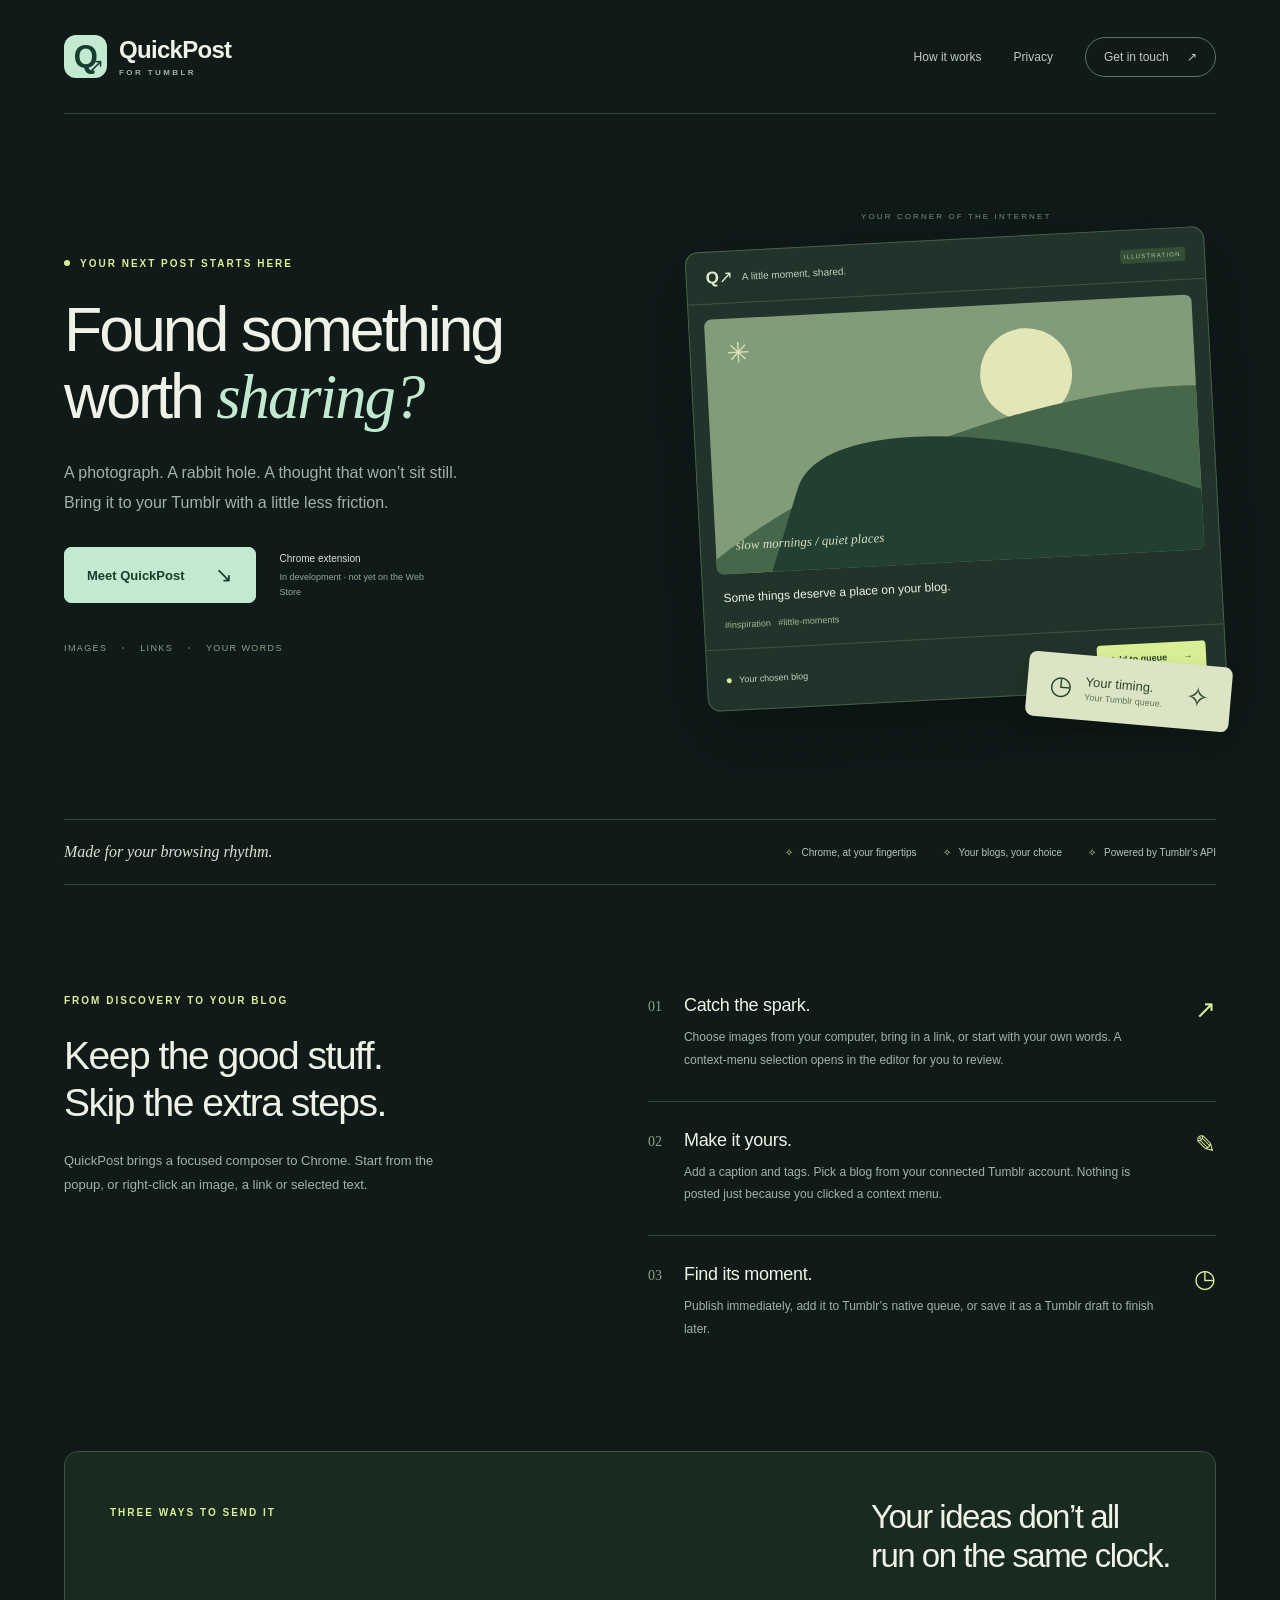
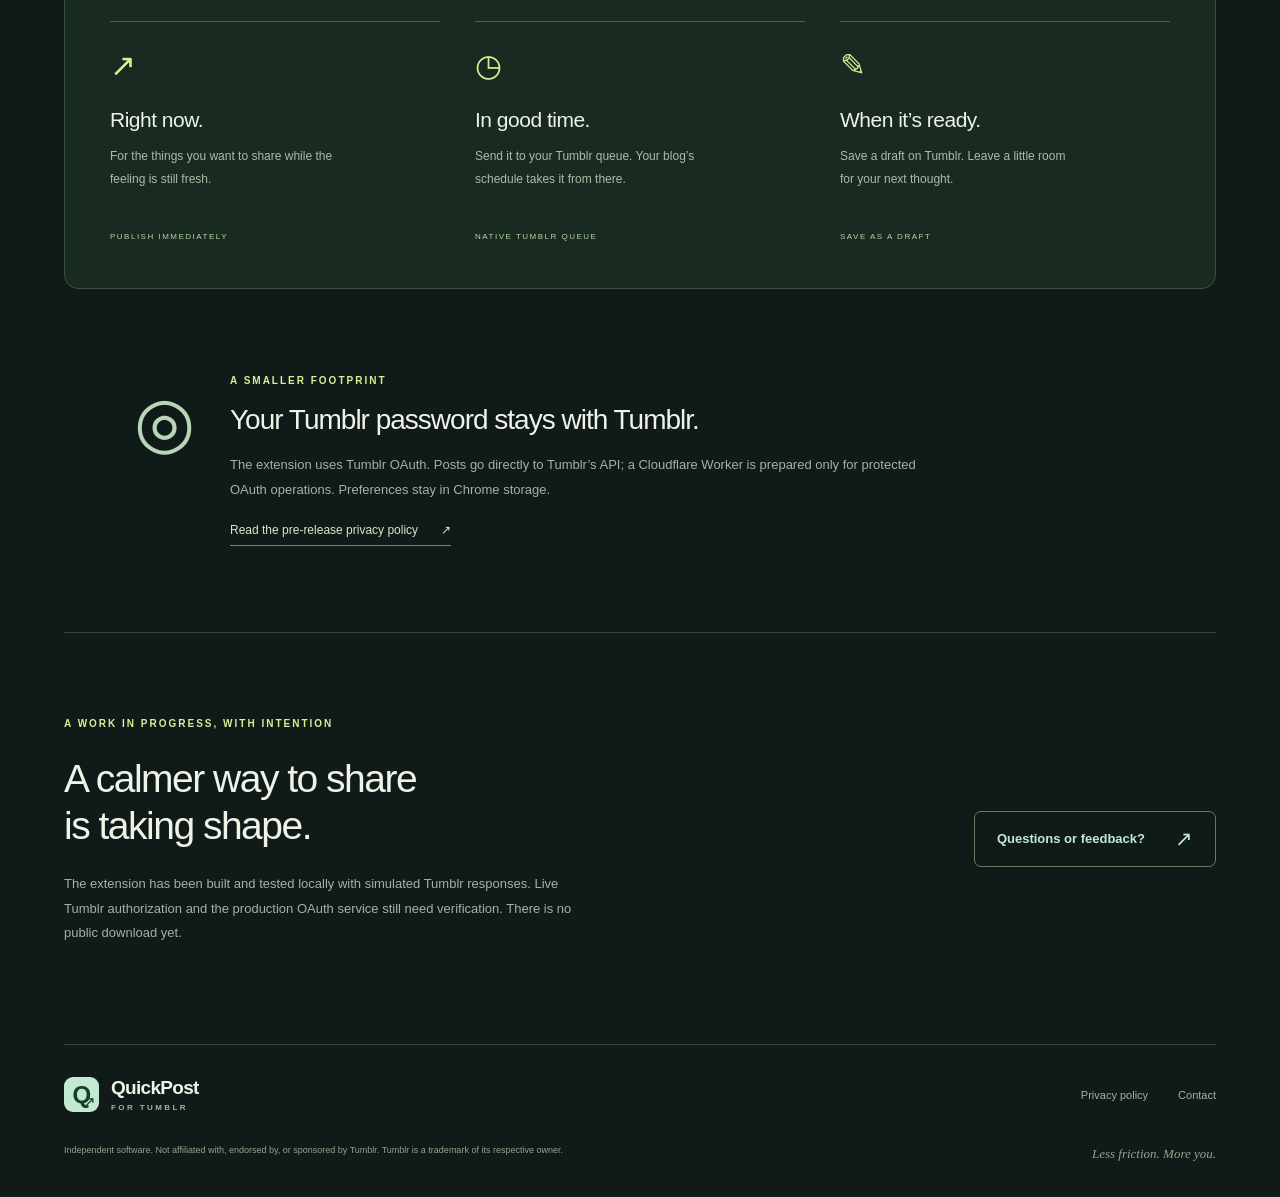
<file: index.html>
<!doctype html>
<html lang="en">
  <head>
    <meta charset="utf-8" />
    <meta name="viewport" content="width=device-width, initial-scale=1" />
    <meta
      name="description"
      content="QuickPost for Tumblr is an independent Chrome extension for sharing images, links and text. Publish now, use your Tumblr queue, or save a draft."
    />
    <meta name="referrer" content="no-referrer" />
    <meta name="color-scheme" content="dark" />
    <title>
      QuickPost for Tumblr — A little less friction. A little more you.
    </title>
    <link rel="stylesheet" href="styles.css" />
  </head>
  <body>
    <a class="skip" href="#main">Skip to content</a>
    <div class="wrap">
      <header class="header">
        <a class="brand" href="./" aria-label="QuickPost for Tumblr home"
          ><span class="mark">Q<span>↗</span></span
          ><span>QuickPost<small>FOR TUMBLR</small></span></a
        >
        <nav aria-label="Main navigation">
          <a href="#how-it-works">How it works</a
          ><a href="privacy.html">Privacy</a
          ><a
            class="nav-contact"
            href="https://github.com/QuickPost-tumblr/quickpost-tumblr-site/issues"
            >Get in touch <span>↗</span></a
          >
        </nav>
      </header>
      <main id="main">
        <section class="hero">
          <div class="hero-copy">
            <p class="eyebrow">
              <span class="status-dot"></span> YOUR NEXT POST STARTS HERE
            </p>
            <h1>Found something<br />worth <em>sharing?</em></h1>
            <p class="intro">
              A photograph. A rabbit hole. A thought that won’t sit still. Bring
              it to your Tumblr with a little less friction.
            </p>
            <div class="hero-actions">
              <a class="button" href="#how-it-works"
                >Meet QuickPost <span>↘</span></a
              ><span class="release"
                ><i></i> Chrome extension<br /><small
                  >In development · not yet on the Web Store</small
                ></span
              >
            </div>
            <div class="hero-footnote">
              <span>IMAGES</span><b>·</b><span>LINKS</span><b>·</b
              ><span>YOUR WORDS</span>
            </div>
          </div>
          <div
            class="hero-art"
            aria-label="Illustration of the QuickPost composer"
          >
            <div class="orbit-label">YOUR CORNER OF THE INTERNET</div>
            <article class="demo-card">
              <div class="demo-header">
                <span class="mini-mark">Q↗</span
                ><span>A little moment, shared.</span
                ><span class="demo-badge">ILLUSTRATION</span>
              </div>
              <div
                class="illustration"
                role="img"
                aria-label="Abstract green hills under a pale moon"
              >
                <div class="moon"></div>
                <div class="hill hill-back"></div>
                <div class="hill hill-front"></div>
                <span class="photo-caption">slow mornings / quiet places</span
                ><span class="cross">✳</span>
              </div>
              <div class="demo-text">
                <p>Some things deserve a place on your blog.</p>
                <span>#inspiration &nbsp; #little-moments</span>
              </div>
              <div class="demo-bottom">
                <span><i class="status-dot"></i> Your chosen blog</span
                ><span class="demo-submit">Add to queue <b>→</b></span>
              </div>
            </article>
            <div class="floating-note">
              <span>◷</span>
              <div>Your timing.<small>Your Tumblr queue.</small></div>
              <span class="spark">✧</span>
            </div>
          </div>
        </section>
        <div class="principles">
          <span>Made for your browsing rhythm.</span>
          <div>
            <span>Chrome, at your fingertips</span
            ><span>Your blogs, your choice</span
            ><span>Powered by Tumblr’s API</span>
          </div>
        </div>
        <section id="how-it-works" class="workflow">
          <div class="section-intro">
            <p class="eyebrow">FROM DISCOVERY TO YOUR BLOG</p>
            <h2>Keep the good stuff.<br />Skip the extra steps.</h2>
            <p>
              QuickPost brings a focused composer to Chrome. Start from the
              popup, or right-click an image, a link or selected text.
            </p>
          </div>
          <ol class="steps">
            <li>
              <span class="step-number">01</span>
              <div>
                <h3>Catch the spark.</h3>
                <p>
                  Choose images from your computer, bring in a link, or start
                  with your own words. A context-menu selection opens in the
                  editor for you to review.
                </p>
              </div>
              <span class="step-icon">↗</span>
            </li>
            <li>
              <span class="step-number">02</span>
              <div>
                <h3>Make it yours.</h3>
                <p>
                  Add a caption and tags. Pick a blog from your connected Tumblr
                  account. Nothing is posted just because you clicked a context
                  menu.
                </p>
              </div>
              <span class="step-icon">✎</span>
            </li>
            <li>
              <span class="step-number">03</span>
              <div>
                <h3>Find its moment.</h3>
                <p>
                  Publish immediately, add it to Tumblr’s native queue, or save
                  it as a Tumblr draft to finish later.
                </p>
              </div>
              <span class="step-icon">◷</span>
            </li>
          </ol>
        </section>
        <section class="timing" aria-labelledby="timing-title">
          <div class="timing-head">
            <p class="eyebrow">THREE WAYS TO SEND IT</p>
            <h2 id="timing-title">
              Your ideas don’t all<br />run on the same clock.
            </h2>
          </div>
          <div class="modes">
            <article>
              <span class="mode-symbol">↗</span>
              <h3>Right now.</h3>
              <p>
                For the things you want to share while the feeling is still
                fresh.
              </p>
              <span class="mode-label">PUBLISH IMMEDIATELY</span>
            </article>
            <article>
              <span class="mode-symbol">◷</span>
              <h3>In good time.</h3>
              <p>
                Send it to your Tumblr queue. Your blog’s schedule takes it from
                there.
              </p>
              <span class="mode-label">NATIVE TUMBLR QUEUE</span>
            </article>
            <article>
              <span class="mode-symbol">✎</span>
              <h3>When it’s ready.</h3>
              <p>
                Save a draft on Tumblr. Leave a little room for your next
                thought.
              </p>
              <span class="mode-label">SAVE AS A DRAFT</span>
            </article>
          </div>
        </section>
        <section class="privacy-strip">
          <span class="privacy-symbol">◎</span>
          <div>
            <p class="eyebrow">A SMALLER FOOTPRINT</p>
            <h2>Your Tumblr password stays with Tumblr.</h2>
            <p>
              The extension uses Tumblr OAuth. Posts go directly to Tumblr’s
              API; a Cloudflare Worker is prepared only for protected OAuth
              operations. Preferences stay in Chrome storage.
            </p>
            <a class="text-link" href="privacy.html"
              >Read the pre-release privacy policy <span>↗</span></a
            >
          </div>
        </section>
        <section class="availability">
          <div>
            <p class="eyebrow">A WORK IN PROGRESS, WITH INTENTION</p>
            <h2>A calmer way to share<br />is taking shape.</h2>
            <p>
              The extension has been built and tested locally with simulated
              Tumblr responses. Live Tumblr authorization and the production
              OAuth service still need verification. There is no public download
              yet.
            </p>
          </div>
          <a
            class="button secondary"
            href="https://github.com/QuickPost-tumblr/quickpost-tumblr-site/issues"
            >Questions or feedback? <span>↗</span></a
          >
        </section>
      </main>
      <footer>
        <div class="footer-top">
          <a class="brand" href="./"
            ><span class="mark small">Q<span>↗</span></span
            ><span>QuickPost<small>FOR TUMBLR</small></span></a
          >
          <div>
            <a href="privacy.html">Privacy policy</a
            ><a
              href="https://github.com/QuickPost-tumblr/quickpost-tumblr-site/issues"
              >Contact</a
            >
          </div>
        </div>
        <div class="footer-bottom">
          <p>
            Independent software. Not affiliated with, endorsed by, or sponsored
            by Tumblr. Tumblr is a trademark of its respective owner.
          </p>
          <span>Less friction. More you.</span>
        </div>
      </footer>
    </div>
  </body>
</html>
</file>
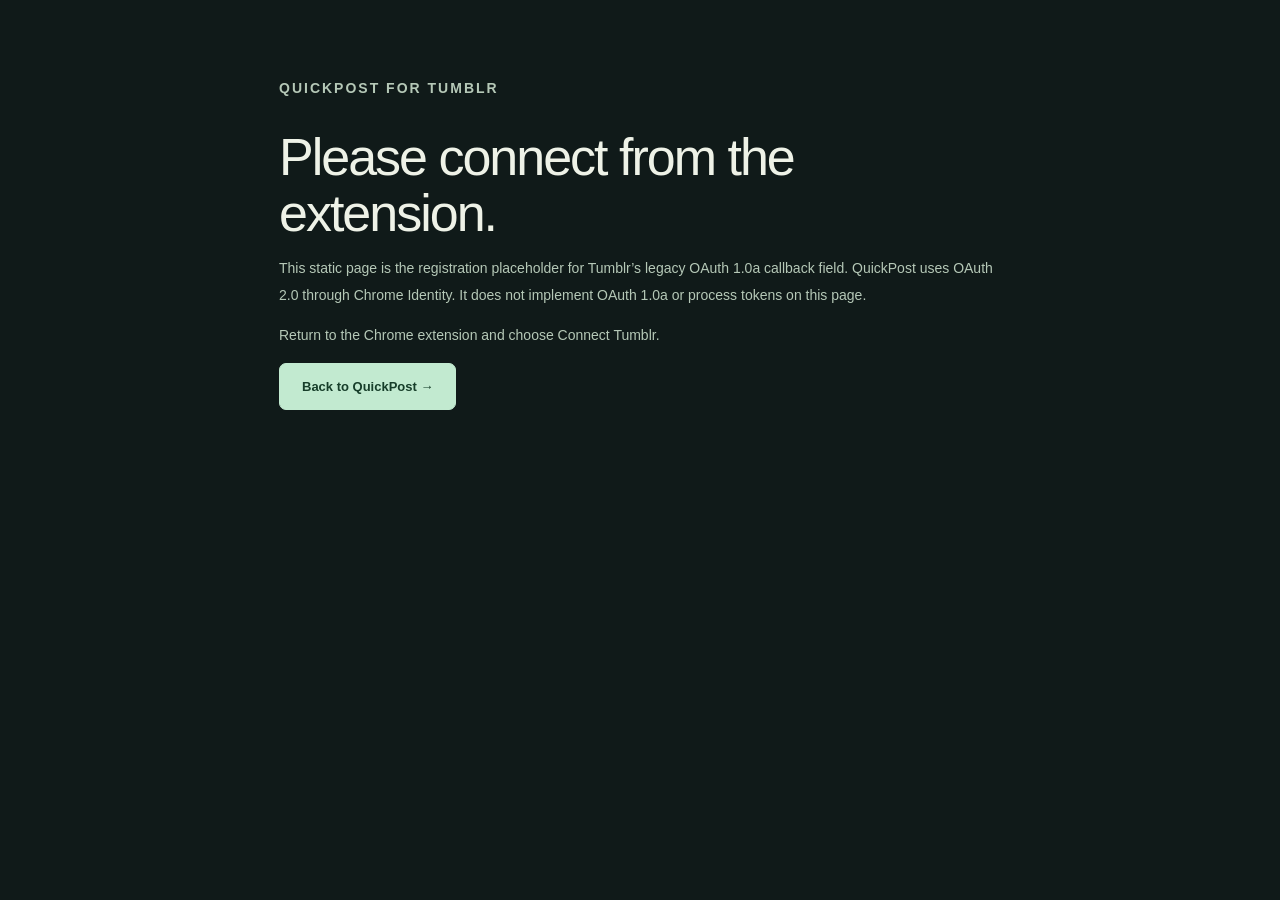
<file: oauth1-callback.html>
<!doctype html>
<html lang="en">
  <head>
    <meta charset="utf-8" />
    <meta name="viewport" content="width=device-width, initial-scale=1" />
    <meta name="referrer" content="no-referrer" />
    <meta name="color-scheme" content="dark" />
    <meta name="robots" content="noindex" />
    <title>OAuth callback — QuickPost for Tumblr</title>
    <link rel="stylesheet" href="styles.css" />
  </head>
  <body>
    <main class="wrap policy">
      <p class="eyebrow">QUICKPOST FOR TUMBLR</p>
      <h1>Please connect from the extension.</h1>
      <p>
        This static page is the registration placeholder for Tumblr’s legacy
        OAuth 1.0a callback field. QuickPost uses OAuth 2.0 through Chrome
        Identity. It does not implement OAuth 1.0a or process tokens on this
        page.
      </p>
      <p>Return to the Chrome extension and choose Connect Tumblr.</p>
      <a class="button" href="./">Back to QuickPost →</a>
    </main>
  </body>
</html>
</file>
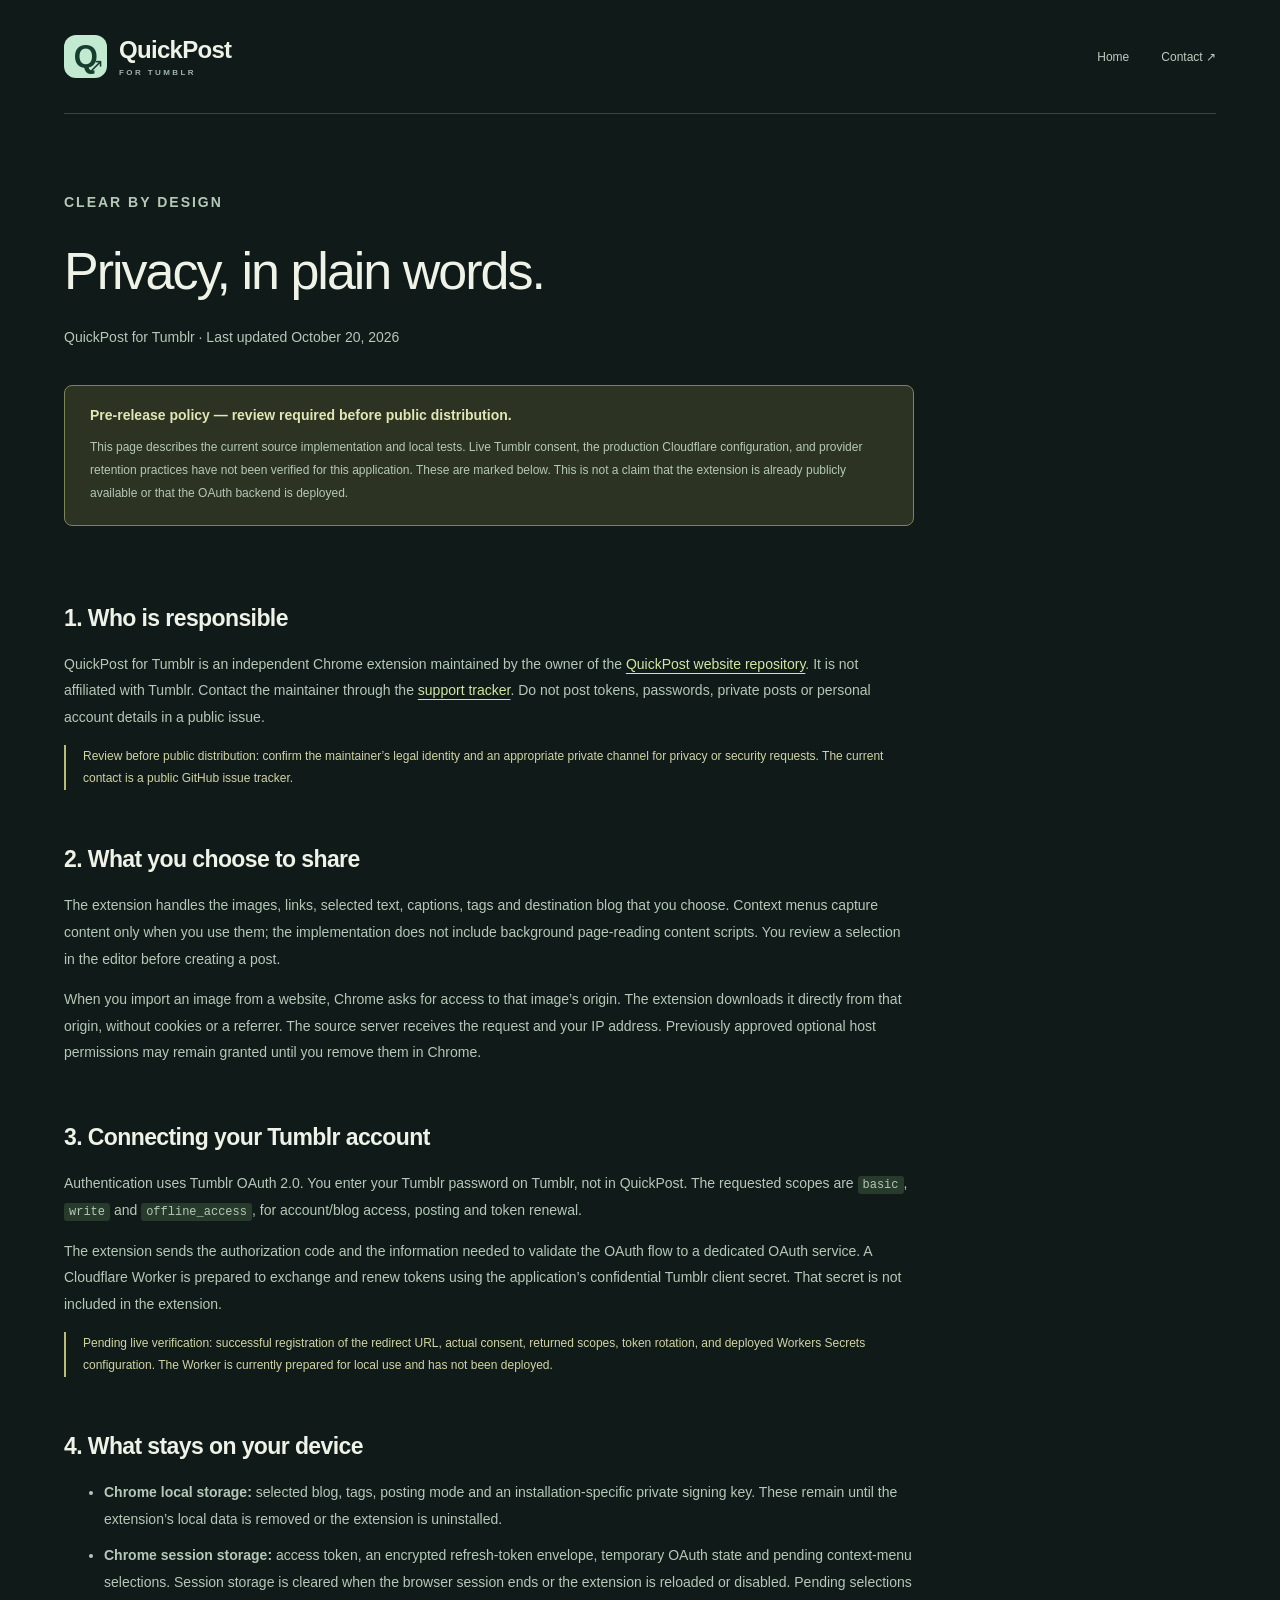
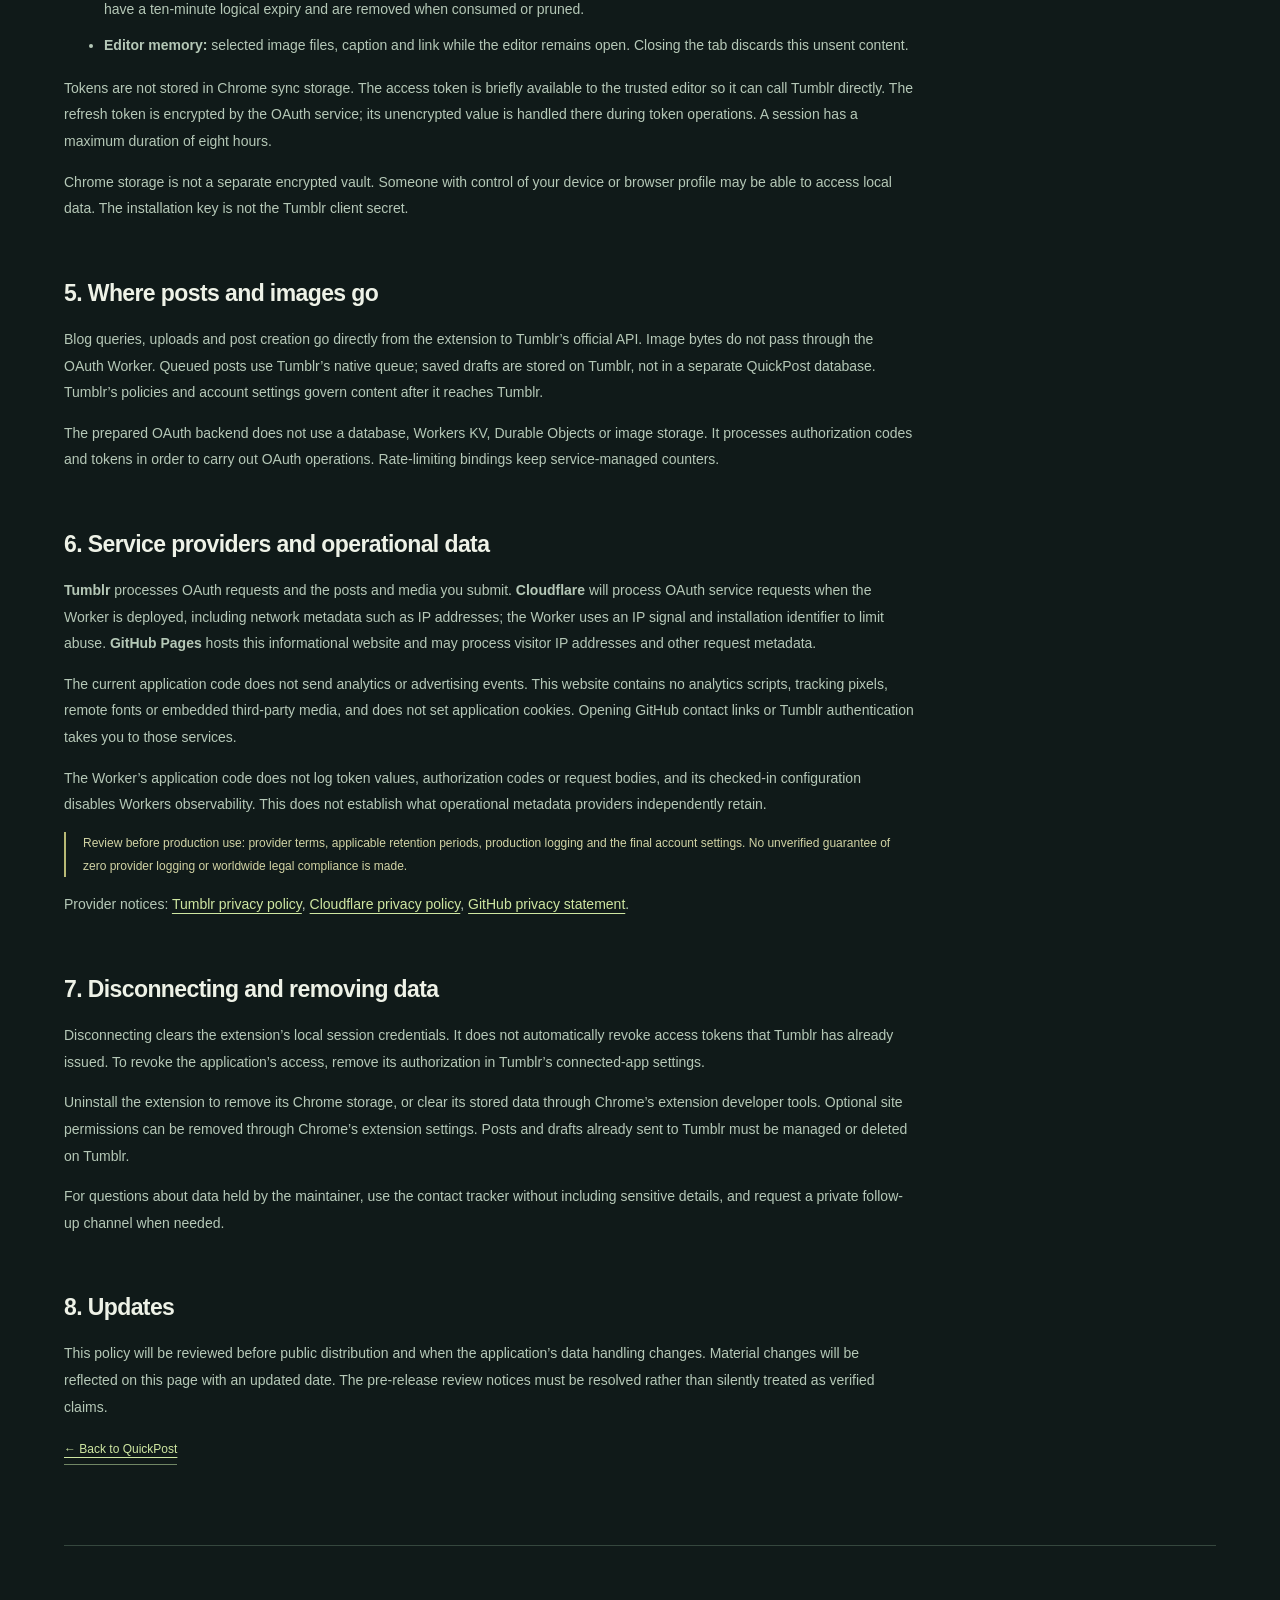
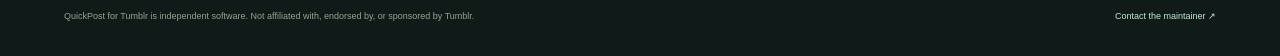
<file: privacy.html>
<!doctype html>
<html lang="en">
  <head>
    <meta charset="utf-8" />
    <meta name="viewport" content="width=device-width, initial-scale=1" />
    <meta name="referrer" content="no-referrer" />
    <meta name="color-scheme" content="dark" />
    <meta
      name="description"
      content="Pre-release privacy policy for QuickPost for Tumblr: OAuth, local storage, direct uploads and third-party services."
    />
    <title>Privacy policy — QuickPost for Tumblr</title>
    <link rel="stylesheet" href="styles.css" />
  </head>
  <body>
    <a class="skip" href="#main">Skip to content</a>
    <div class="wrap">
      <header class="header">
        <a class="brand" href="./"
          ><span class="mark">Q<span>↗</span></span
          ><span>QuickPost<small>FOR TUMBLR</small></span></a
        >
        <nav aria-label="Main navigation">
          <a href="./">Home</a
          ><a
            href="https://github.com/QuickPost-tumblr/quickpost-tumblr-site/issues"
            >Contact ↗</a
          >
        </nav>
      </header>
      <main id="main" class="policy">
        <p class="eyebrow">CLEAR BY DESIGN</p>
        <h1>Privacy, in plain words.</h1>
        <p class="policy-date">
          QuickPost for Tumblr · Last updated October 20, 2026
        </p>
        <aside class="review-notice">
          <strong
            >Pre-release policy — review required before public
            distribution.</strong
          >
          <p>
            This page describes the current source implementation and local
            tests. Live Tumblr consent, the production Cloudflare configuration,
            and provider retention practices have not been verified for this
            application. These are marked below. This is not a claim that the
            extension is already publicly available or that the OAuth backend is
            deployed.
          </p>
        </aside>
        <section>
          <h2>1. Who is responsible</h2>
          <p>
            QuickPost for Tumblr is an independent Chrome extension maintained
            by the owner of the
            <a href="https://github.com/QuickPost-tumblr/quickpost-tumblr-site"
              >QuickPost website repository</a
            >. It is not affiliated with Tumblr. Contact the maintainer through
            the
            <a
              href="https://github.com/QuickPost-tumblr/quickpost-tumblr-site/issues"
              >support tracker</a
            >. Do not post tokens, passwords, private posts or personal account
            details in a public issue.
          </p>
          <p class="review-item">
            Review before public distribution: confirm the maintainer’s legal
            identity and an appropriate private channel for privacy or security
            requests. The current contact is a public GitHub issue tracker.
          </p>
        </section>
        <section>
          <h2>2. What you choose to share</h2>
          <p>
            The extension handles the images, links, selected text, captions,
            tags and destination blog that you choose. Context menus capture
            content only when you use them; the implementation does not include
            background page-reading content scripts. You review a selection in
            the editor before creating a post.
          </p>
          <p>
            When you import an image from a website, Chrome asks for access to
            that image’s origin. The extension downloads it directly from that
            origin, without cookies or a referrer. The source server receives
            the request and your IP address. Previously approved optional host
            permissions may remain granted until you remove them in Chrome.
          </p>
        </section>
        <section>
          <h2>3. Connecting your Tumblr account</h2>
          <p>
            Authentication uses Tumblr OAuth 2.0. You enter your Tumblr password
            on Tumblr, not in QuickPost. The requested scopes are
            <code>basic</code>, <code>write</code> and
            <code>offline_access</code>, for account/blog access, posting and
            token renewal.
          </p>
          <p>
            The extension sends the authorization code and the information
            needed to validate the OAuth flow to a dedicated OAuth service. A
            Cloudflare Worker is prepared to exchange and renew tokens using the
            application’s confidential Tumblr client secret. That secret is not
            included in the extension.
          </p>
          <p class="review-item">
            Pending live verification: successful registration of the redirect
            URL, actual consent, returned scopes, token rotation, and deployed
            Workers Secrets configuration. The Worker is currently prepared for
            local use and has not been deployed.
          </p>
        </section>
        <section>
          <h2>4. What stays on your device</h2>
          <ul>
            <li>
              <strong>Chrome local storage:</strong> selected blog, tags,
              posting mode and an installation-specific private signing key.
              These remain until the extension’s local data is removed or the
              extension is uninstalled.
            </li>
            <li>
              <strong>Chrome session storage:</strong> access token, an
              encrypted refresh-token envelope, temporary OAuth state and
              pending context-menu selections. Session storage is cleared when
              the browser session ends or the extension is reloaded or disabled.
              Pending selections have a ten-minute logical expiry and are
              removed when consumed or pruned.
            </li>
            <li>
              <strong>Editor memory:</strong> selected image files, caption and
              link while the editor remains open. Closing the tab discards this
              unsent content.
            </li>
          </ul>
          <p>
            Tokens are not stored in Chrome sync storage. The access token is
            briefly available to the trusted editor so it can call Tumblr
            directly. The refresh token is encrypted by the OAuth service; its
            unencrypted value is handled there during token operations. A
            session has a maximum duration of eight hours.
          </p>
          <p>
            Chrome storage is not a separate encrypted vault. Someone with
            control of your device or browser profile may be able to access
            local data. The installation key is not the Tumblr client secret.
          </p>
        </section>
        <section>
          <h2>5. Where posts and images go</h2>
          <p>
            Blog queries, uploads and post creation go directly from the
            extension to Tumblr’s official API. Image bytes do not pass through
            the OAuth Worker. Queued posts use Tumblr’s native queue; saved
            drafts are stored on Tumblr, not in a separate QuickPost database.
            Tumblr’s policies and account settings govern content after it
            reaches Tumblr.
          </p>
          <p>
            The prepared OAuth backend does not use a database, Workers KV,
            Durable Objects or image storage. It processes authorization codes
            and tokens in order to carry out OAuth operations. Rate-limiting
            bindings keep service-managed counters.
          </p>
        </section>
        <section>
          <h2>6. Service providers and operational data</h2>
          <p>
            <strong>Tumblr</strong> processes OAuth requests and the posts and
            media you submit. <strong>Cloudflare</strong> will process OAuth
            service requests when the Worker is deployed, including network
            metadata such as IP addresses; the Worker uses an IP signal and
            installation identifier to limit abuse.
            <strong>GitHub Pages</strong> hosts this informational website and
            may process visitor IP addresses and other request metadata.
          </p>
          <p>
            The current application code does not send analytics or advertising
            events. This website contains no analytics scripts, tracking pixels,
            remote fonts or embedded third-party media, and does not set
            application cookies. Opening GitHub contact links or Tumblr
            authentication takes you to those services.
          </p>
          <p>
            The Worker’s application code does not log token values,
            authorization codes or request bodies, and its checked-in
            configuration disables Workers observability. This does not
            establish what operational metadata providers independently retain.
          </p>
          <p class="review-item">
            Review before production use: provider terms, applicable retention
            periods, production logging and the final account settings. No
            unverified guarantee of zero provider logging or worldwide legal
            compliance is made.
          </p>
          <p>
            Provider notices:
            <a href="https://www.tumblr.com/privacy">Tumblr privacy policy</a>,
            <a href="https://www.cloudflare.com/privacypolicy/"
              >Cloudflare privacy policy</a
            >,
            <a
              href="https://docs.github.com/en/site-policy/privacy-policies/github-general-privacy-statement"
              >GitHub privacy statement</a
            >.
          </p>
        </section>
        <section>
          <h2>7. Disconnecting and removing data</h2>
          <p>
            Disconnecting clears the extension’s local session credentials. It
            does not automatically revoke access tokens that Tumblr has already
            issued. To revoke the application’s access, remove its authorization
            in Tumblr’s connected-app settings.
          </p>
          <p>
            Uninstall the extension to remove its Chrome storage, or clear its
            stored data through Chrome’s extension developer tools. Optional
            site permissions can be removed through Chrome’s extension settings.
            Posts and drafts already sent to Tumblr must be managed or deleted
            on Tumblr.
          </p>
          <p>
            For questions about data held by the maintainer, use the contact
            tracker without including sensitive details, and request a private
            follow-up channel when needed.
          </p>
        </section>
        <section>
          <h2>8. Updates</h2>
          <p>
            This policy will be reviewed before public distribution and when the
            application’s data handling changes. Material changes will be
            reflected on this page with an updated date. The pre-release review
            notices must be resolved rather than silently treated as verified
            claims.
          </p>
        </section>
        <a class="text-link" href="./">← Back to QuickPost</a>
      </main>
      <footer>
        <div class="footer-bottom">
          <p>
            QuickPost for Tumblr is independent software. Not affiliated with,
            endorsed by, or sponsored by Tumblr.
          </p>
          <a
            href="https://github.com/QuickPost-tumblr/quickpost-tumblr-site/issues"
            >Contact the maintainer ↗</a
          >
        </div>
      </footer>
    </div>
  </body>
</html>
</file>
<file: styles.css>
:root {
  color-scheme: dark;
  --bg: #101a19;
  --panel: #192623;
  --text: #eef2e7;
  --muted: #a0b3a9;
  --line: #35473e;
  --mint: #c2ead0;
  --lime: #d8ef96;
  font-family: "Segoe UI", Arial, sans-serif;
  color: var(--text);
  background: var(--bg);
  font-synthesis: none;
}
* {
  box-sizing: border-box;
}
html {
  scroll-behavior: smooth;
  scroll-padding-top: 30px;
}
body {
  margin: 0;
}
a {
  color: inherit;
  text-decoration: none;
}
a:focus-visible {
  outline: 2px solid var(--lime);
  outline-offset: 6px;
}
.wrap {
  max-width: 1320px;
  margin: auto;
  padding: 0 64px;
}
.skip {
  position: absolute;
  left: 20px;
  top: -60px;
  background: var(--mint);
  color: #102b22;
  padding: 12px;
  z-index: 10;
}
.skip:focus {
  top: 10px;
}
.header {
  display: flex;
  justify-content: space-between;
  align-items: center;
  height: 114px;
  border-bottom: 1px solid var(--line);
}
.brand {
  display: flex;
  align-items: center;
  gap: 12px;
  font-size: 24px;
  font-weight: 650;
  letter-spacing: -0.7px;
}
.brand small {
  display: block;
  color: var(--muted);
  font-size: 8px;
  letter-spacing: 2.4px;
  margin-top: 4px;
}
.mark {
  position: relative;
  background: var(--mint);
  color: #163d2d;
  display: grid;
  place-items: center;
  width: 43px;
  height: 43px;
  border-radius: 12px;
  font-size: 31px;
  font-weight: 750;
}
.mark > span {
  position: absolute;
  right: 4px;
  bottom: 1px;
  font-size: 19px;
}
.mark.small {
  width: 35px;
  height: 35px;
  font-size: 24px;
  border-radius: 9px;
}
.mark.small > span {
  font-size: 15px;
}
.header nav {
  display: flex;
  gap: 32px;
  align-items: center;
  font-size: 12px;
  color: #bdcbbf;
}
.header nav a:hover {
  color: var(--lime);
}
.nav-contact {
  border: 1px solid #5b7461;
  border-radius: 50px;
  padding: 12px 18px;
}
.nav-contact span {
  margin-left: 15px;
}
.hero {
  display: grid;
  grid-template-columns: 1.1fr 1fr;
  gap: 40px;
  align-items: center;
  min-height: 665px;
  padding: 70px 0 90px;
}
.eyebrow {
  display: flex;
  align-items: center;
  gap: 10px;
  font-size: 10px;
  letter-spacing: 2px;
  font-weight: 650;
  color: var(--lime);
  margin: 0 0 27px;
}
.status-dot {
  display: inline-block;
  width: 6px;
  height: 6px;
  background: var(--lime);
  border-radius: 50%;
}
h1 {
  font-size: clamp(48px, 4.9vw, 71px);
  font-weight: 500;
  letter-spacing: -3.1px;
  line-height: 1.08;
  margin: 0;
}
h1 em {
  font-family: Georgia, serif;
  font-weight: 400;
  color: var(--mint);
  letter-spacing: -2px;
}
.intro {
  max-width: 400px;
  font-size: 16px;
  line-height: 1.85;
  color: var(--muted);
  margin: 26px 0 30px;
}
.hero-actions {
  display: flex;
  align-items: center;
  gap: 24px;
}
.button {
  display: inline-flex;
  align-items: center;
  justify-content: center;
  gap: 30px;
  background: var(--mint);
  color: #173e2a;
  border: 1px solid var(--mint);
  padding: 15px 22px;
  border-radius: 7px;
  font-size: 13px;
  font-weight: 650;
  white-space: nowrap;
  transition:
    background 0.2s,
    transform 0.2s;
}
.button:hover {
  background: #ddf6e1;
  transform: translateY(-2px);
}
.button span {
  font-size: 21px;
}
.release {
  font-size: 10px;
  line-height: 1.5;
  color: #d9e3d6;
}
.release small {
  display: block;
  font-size: 9px;
  line-height: 1.6;
  max-width: 160px;
  color: #91a896;
  margin-top: 4px;
}
.hero-footnote {
  display: flex;
  gap: 14px;
  margin-top: 38px;
  align-items: center;
  color: #8ba38d;
  font-size: 9px;
  letter-spacing: 1.4px;
}
.hero-footnote b {
  color: #506952;
  font-size: 12px;
}
.hero-art {
  position: relative;
  padding: 28px 0 30px 10px;
}
.orbit-label {
  font-size: 8px;
  letter-spacing: 2.1px;
  text-align: center;
  color: #77927c;
  margin: 0 0 18px;
}
.demo-card {
  background: #21332a;
  border: 1px solid #46634b;
  box-shadow: 0 25px 60px #030d0866;
  border-radius: 13px;
  overflow: hidden;
  transform: rotate(-3deg);
}
.demo-header {
  display: flex;
  align-items: center;
  gap: 9px;
  padding: 15px 19px;
  font-size: 10px;
  color: #bdd2bc;
  border-bottom: 1px solid #3e5642;
}
.mini-mark {
  color: #dbedca;
  font-size: 17px;
  font-weight: 600;
}
.demo-badge {
  margin-left: auto;
  font-size: 6px;
  letter-spacing: 1.2px;
  background: #334e35;
  color: #afcca8;
  padding: 4px;
  border-radius: 3px;
}
.illustration {
  margin: 15px 15px 0;
  height: 255px;
  position: relative;
  background: #829c79;
  overflow: hidden;
  border-radius: 7px;
}
.moon {
  position: absolute;
  width: 92px;
  height: 92px;
  background: #e3e7b8;
  border-radius: 50%;
  left: 56%;
  top: 25px;
}
.hill {
  position: absolute;
  width: 150%;
  height: 260px;
  border-radius: 50% 60% 0 0;
  transform: rotate(-19deg);
}
.hill-back {
  background: #47674b;
  left: -20%;
  top: 125px;
}
.hill-front {
  background: #233f31;
  left: 12%;
  top: 179px;
  transform: rotate(20deg);
}
.photo-caption {
  position: absolute;
  bottom: 20px;
  left: 20px;
  font-family: Georgia, serif;
  font-style: italic;
  font-size: 13px;
  color: #d7dfc2;
}
.cross {
  position: absolute;
  top: 18px;
  left: 21px;
  font-size: 28px;
  color: #d6e1b9;
}
.demo-text {
  padding: 17px 20px;
}
.demo-text p {
  font-size: 12px;
  margin: 0 0 9px;
}
.demo-text > span {
  font-size: 9px;
  color: #a2ba95;
}
.demo-bottom {
  display: flex;
  justify-content: space-between;
  align-items: center;
  padding: 15px 19px;
  border-top: 1px solid #3e5642;
  font-size: 9px;
  color: #c3d3bd;
}
.demo-bottom .status-dot {
  width: 5px;
  height: 5px;
  margin-right: 5px;
}
.demo-submit {
  background: var(--lime);
  color: #2a4429;
  border-radius: 4px;
  padding: 10px 13px;
  font-weight: 650;
}
.demo-submit b {
  margin-left: 14px;
}
.floating-note {
  position: absolute;
  right: -15px;
  bottom: 5px;
  display: flex;
  align-items: center;
  gap: 13px;
  background: #dbe4c5;
  color: #2c452d;
  padding: 16px 22px;
  border-radius: 8px;
  transform: rotate(5deg);
  box-shadow: 0 10px 20px #00130830;
  font-size: 13px;
}
.floating-note > span:first-child {
  font-size: 26px;
}
.floating-note small {
  display: block;
  font-size: 9px;
  color: #607655;
  margin-top: 3px;
}
.floating-note .spark {
  margin-left: 10px;
  font-size: 28px;
}
.principles {
  border-top: 1px solid var(--line);
  border-bottom: 1px solid var(--line);
  padding: 23px 0;
  display: flex;
  justify-content: space-between;
  align-items: center;
  font-size: 11px;
  color: #b3c5b6;
}
.principles > span {
  color: #d7e4d4;
  font-family: Georgia, serif;
  font-size: 16px;
  font-style: italic;
}
.principles > div {
  display: flex;
  gap: 26px;
  font-size: 10px;
}
.principles > div span:before {
  content: "✧";
  color: var(--lime);
  margin-right: 8px;
}
.workflow {
  display: grid;
  grid-template-columns: 1fr 1.15fr;
  gap: 90px;
  padding: 110px 0;
}
.section-intro h2,
.timing h2,
.availability h2 {
  font-size: 39px;
  font-weight: 450;
  letter-spacing: -1.5px;
  line-height: 1.2;
  margin: 0 0 22px;
}
.section-intro > p:last-child,
.availability p:not(.eyebrow) {
  font-size: 13px;
  line-height: 1.9;
  color: var(--muted);
  max-width: 390px;
}
.steps {
  list-style: none;
  padding: 0;
  margin: 0;
}
.steps li {
  display: flex;
  gap: 22px;
  padding: 0 0 29px;
  margin-bottom: 28px;
  border-bottom: 1px solid var(--line);
}
.steps li:last-child {
  margin-bottom: 0;
  padding-bottom: 0;
  border: 0;
}
.step-number {
  font-family: Georgia, serif;
  color: #8aa28b;
  font-size: 14px;
  padding-top: 4px;
}
.steps h3 {
  margin: 0 0 10px;
  font-size: 18px;
  font-weight: 500;
  letter-spacing: -0.3px;
}
.steps p {
  font-size: 12px;
  line-height: 1.9;
  color: var(--muted);
  margin: 0;
}
.step-icon {
  color: var(--lime);
  font-size: 25px;
  margin-left: 10px;
}
.timing {
  border: 1px solid #39513f;
  border-radius: 14px;
  padding: 45px;
  background: #192a21;
}
.timing-head {
  display: flex;
  justify-content: space-between;
  align-items: start;
}
.timing-head h2 {
  font-size: 33px;
  margin: 0;
}
.timing-head .eyebrow {
  margin-top: 10px;
}
.modes {
  display: grid;
  grid-template-columns: repeat(3, 1fr);
  gap: 35px;
  margin-top: 45px;
}
.modes article {
  padding: 15px 0 0;
  border-top: 1px solid #486044;
}
.mode-symbol {
  display: block;
  color: var(--lime);
  font-size: 31px;
  margin: 10px 0 24px;
}
.modes h3 {
  font-size: 21px;
  font-weight: 500;
  letter-spacing: -0.5px;
  margin: 0 0 13px;
}
.modes p {
  font-size: 12px;
  line-height: 1.9;
  color: #a8bea6;
  max-width: 240px;
  min-height: 68px;
}
.mode-label {
  font-size: 8px;
  letter-spacing: 1.5px;
  color: #b8d4a8;
}
.privacy-strip {
  display: flex;
  gap: 35px;
  padding: 86px 70px;
  border-bottom: 1px solid var(--line);
}
.privacy-symbol {
  font-size: 70px;
  color: #b9d4b6;
  line-height: 1;
  margin-top: 12px;
}
.privacy-strip h2 {
  font-size: 28px;
  font-weight: 450;
  letter-spacing: -1px;
  margin: 0 0 17px;
}
.privacy-strip p:not(.eyebrow) {
  color: var(--muted);
  font-size: 13px;
  line-height: 1.9;
  max-width: 700px;
}
.privacy-strip .eyebrow {
  margin-bottom: 18px;
}
.text-link {
  display: inline-block;
  color: #d2e9c6;
  font-size: 12px;
  border-bottom: 1px solid #718765;
  padding: 8px 0;
}
.text-link span {
  margin-left: 20px;
}
.availability {
  display: flex;
  align-items: center;
  justify-content: space-between;
  gap: 60px;
  padding: 85px 0;
}
.availability p:not(.eyebrow) {
  max-width: 520px;
}
.secondary {
  background: transparent;
  color: var(--mint);
  border-color: #607c63;
}
.secondary:hover {
  background: #243e2c;
}
footer {
  border-top: 1px solid var(--line);
  padding: 32px 0;
}
.footer-top {
  display: flex;
  justify-content: space-between;
  align-items: center;
}
.footer-top .brand {
  font-size: 19px;
}
.footer-top > div {
  display: flex;
  gap: 30px;
  font-size: 11px;
  color: var(--muted);
}
.footer-bottom {
  display: flex;
  justify-content: space-between;
  align-items: start;
  gap: 50px;
  margin-top: 30px;
  color: #90a58d;
  font-size: 9px;
  line-height: 1.8;
}
.footer-bottom p {
  max-width: 590px;
  margin: 0;
}
.footer-bottom > span {
  white-space: nowrap;
  font-family: Georgia, serif;
  font-style: italic;
  font-size: 13px;
}
.footer-bottom a {
  color: var(--mint);
}
.policy {
  max-width: 850px;
  padding-top: 75px;
  padding-bottom: 80px;
}
.policy h1 {
  font-size: 52px;
  letter-spacing: -2px;
}
.policy-date {
  font-size: 12px;
  color: var(--muted);
  margin: 25px 0;
}
.policy section {
  padding-top: 25px;
}
.policy h2 {
  font-size: 23px;
  font-weight: 550;
  letter-spacing: -0.6px;
}
.policy p,
.policy li {
  font-size: 14px;
  line-height: 1.9;
  color: #b5c8b7;
}
.policy li {
  margin-bottom: 10px;
}
.policy a:not(.button) {
  color: #cfe7a2;
  text-decoration: underline;
  text-underline-offset: 4px;
}
.review-notice {
  background: #2c3323;
  border: 1px solid #7b8555;
  border-radius: 8px;
  padding: 20px 25px;
  margin: 35px 0;
}
.review-notice strong {
  font-size: 14px;
  color: #e0e7b4;
}
.review-notice p {
  font-size: 12px;
  margin-bottom: 0;
}
.policy .review-item {
  border-left: 2px solid #b8ba76;
  padding-left: 17px;
  color: #d1d3a4;
  font-size: 12px;
}
.policy code {
  font-size: 12px;
  background: #273a2c;
  padding: 2px 5px;
  border-radius: 3px;
}
@media (min-width: 1500px) {
  .hero {
    min-height: 710px;
  }
  .hero h1 {
    font-size: 73px;
  }
}
@media (max-width: 1100px) {
  .wrap {
    padding: 0 35px;
  }
  .hero {
    gap: 30px;
  }
  .hero h1 {
    font-size: 55px;
  }
  .hero-actions {
    gap: 15px;
  }
  .workflow {
    gap: 50px;
  }
  .illustration {
    height: 220px;
  }
  .header nav {
    gap: 20px;
  }
  .privacy-strip {
    padding: 70px 20px;
  }
  .timing {
    padding: 32px;
  }
  .principles > div {
    gap: 14px;
  }
  .principles > span {
    font-size: 14px;
  }
}
@media (max-width: 800px) {
  .wrap {
    padding: 0 25px;
  }
  .header {
    height: 92px;
  }
  .header nav {
    gap: 18px;
    font-size: 11px;
  }
  .nav-contact {
    display: none;
  }
  .brand {
    font-size: 20px;
  }
  .hero {
    grid-template-columns: 1fr;
    padding: 60px 0;
    gap: 35px;
  }
  .hero-copy {
    max-width: 600px;
  }
  .hero h1 {
    font-size: 64px;
  }
  .intro {
    max-width: 480px;
  }
  .hero-art {
    max-width: 500px;
    width: 100%;
    margin: 0 auto;
  }
  .illustration {
    height: 255px;
  }
  .principles {
    display: block;
    text-align: center;
  }
  .principles > div {
    justify-content: center;
    margin-top: 19px;
    flex-wrap: wrap;
    gap: 12px;
  }
  .workflow {
    padding: 75px 0;
    gap: 35px;
    grid-template-columns: 1fr;
  }
  .section-intro > p:last-child {
    max-width: 500px;
  }
  .steps li {
    padding-bottom: 23px;
    margin-bottom: 23px;
  }
  .timing-head {
    display: block;
  }
  .timing-head h2 {
    font-size: 32px;
  }
  .modes {
    gap: 20px;
  }
  .modes h3 {
    font-size: 19px;
  }
  .modes p {
    min-height: 90px;
  }
  .privacy-strip {
    padding: 60px 0;
    gap: 20px;
  }
  .privacy-symbol {
    font-size: 50px;
  }
  .availability {
    display: block;
    padding: 65px 0;
  }
  .availability .button {
    margin-top: 15px;
  }
  .footer-bottom {
    gap: 25px;
  }
  .policy {
    padding-top: 50px;
  }
  .policy h1 {
    font-size: 43px;
  }
}
@media (max-width: 500px) {
  .wrap {
    padding: 0 21px;
  }
  .header nav {
    gap: 16px;
    font-size: 10px;
  }
  .brand {
    font-size: 18px;
    gap: 9px;
  }
  .mark {
    width: 35px;
    height: 35px;
    font-size: 25px;
    border-radius: 9px;
  }
  .mark > span {
    font-size: 15px;
  }
  .hero {
    padding-top: 45px;
  }
  .hero h1 {
    font-size: 52px;
    letter-spacing: -2.5px;
  }
  .eyebrow {
    font-size: 8px;
    letter-spacing: 1.6px;
  }
  .intro {
    font-size: 14px;
  }
  .hero-actions {
    gap: 15px;
  }
  .button {
    padding: 13px 17px;
    gap: 17px;
    font-size: 12px;
  }
  .release small {
    max-width: 120px;
    font-size: 8px;
  }
  .hero-footnote {
    font-size: 8px;
  }
  .hero-art {
    padding-left: 0;
  }
  .demo-header {
    font-size: 9px;
    padding: 13px;
  }
  .illustration {
    height: 210px;
  }
  .demo-badge {
    font-size: 5px;
  }
  .demo-bottom {
    padding: 13px;
    font-size: 8px;
  }
  .floating-note {
    right: 0;
    font-size: 11px;
    padding: 13px 18px;
  }
  .demo-text p {
    font-size: 11px;
  }
  .orbit-label {
    font-size: 7px;
  }
  .principles > div {
    font-size: 8px;
  }
  .section-intro h2,
  .availability h2 {
    font-size: 34px;
  }
  .steps li {
    gap: 15px;
  }
  .timing {
    padding: 26px;
  }
  .timing-head h2 {
    font-size: 28px;
  }
  .modes {
    grid-template-columns: 1fr;
    gap: 26px;
    margin-top: 30px;
  }
  .modes article {
    padding-top: 8px;
  }
  .mode-symbol {
    font-size: 27px;
    margin: 8px 0 16px;
  }
  .modes p {
    min-height: 0;
    max-width: none;
  }
  .privacy-symbol {
    display: none;
  }
  .privacy-strip h2 {
    font-size: 27px;
  }
  .footer-bottom {
    display: block;
  }
  .footer-bottom > span {
    display: block;
    margin-top: 18px;
  }
  .footer-top > div {
    gap: 17px;
    font-size: 10px;
  }
  .policy h1 {
    font-size: 41px;
  }
  .policy p,
  .policy li {
    font-size: 13px;
  }
  .review-notice {
    padding: 18px;
  }
  .policy .eyebrow {
    margin-top: 5px;
  }
}
@media (prefers-reduced-motion: reduce) {
  html {
    scroll-behavior: auto;
  }
  .button {
    transition: none;
  }
  .button:hover {
    transform: none;
  }
}
</file>
